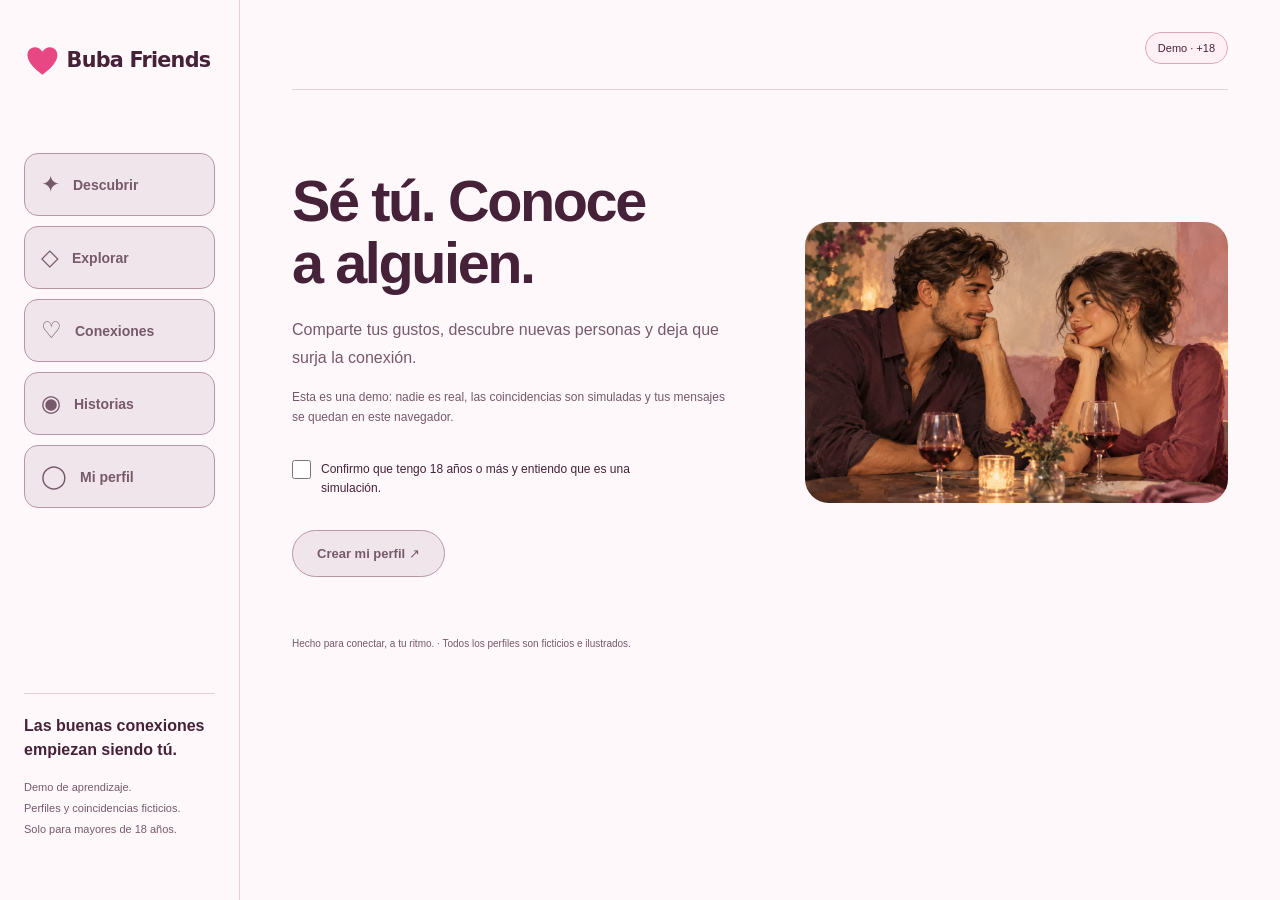
<file: index.html>
<!doctype html>
<html lang="es"><head><meta charset="UTF-8"><meta name="viewport" content="width=device-width,initial-scale=1,viewport-fit=cover"><meta name="theme-color" content="#FFF8FB"><link rel="icon" type="image/svg+xml" href="codificacion/assets/logo-heart.svg"><link rel="icon" type="image/png" sizes="32x32" href="codificacion/assets/favicon-32.png"><link rel="apple-touch-icon" sizes="180x180" href="codificacion/assets/apple-touch-icon.png"><link rel="manifest" href="./manifest.webmanifest"><meta name="apple-mobile-web-app-capable" content="yes"><meta name="apple-mobile-web-app-status-bar-style" content="default"><meta name="apple-mobile-web-app-title" content="Buba Friends"><meta name="description" content="Demo de Buba Friends: perfiles ilustrados, coincidencias simuladas y conversaciones locales."><title>Buba Friends · Conecta a tu ritmo</title><link rel="stylesheet" href="codificacion/styles.css?v=20261031-3"><script src="codificacion/stories.js?v=20261031-3" defer></script><script src="codificacion/profile-photo.js?v=20261031-3" defer></script><script src="codificacion/conversation-swipe.js?v=20261031-3" defer></script><script src="codificacion/discovery.js?v=20261031-3" defer></script><script src="codificacion/experience.js?v=20261031-3" defer></script><script src="codificacion/experience-ui.js?v=20261031-3" defer></script><script src="codificacion/app.js?v=20261031-3" defer></script><script src="codificacion/collection-cover.js?v=20261031-3" defer></script><script src="codificacion/collections-ui.js?v=20261031-3" defer></script><script src="codificacion/stories-ui.js?v=20261031-3" defer></script></head><body><div id="app"></div><noscript>Activa JavaScript para probar Buba Friends.</noscript></body></html>
</file>
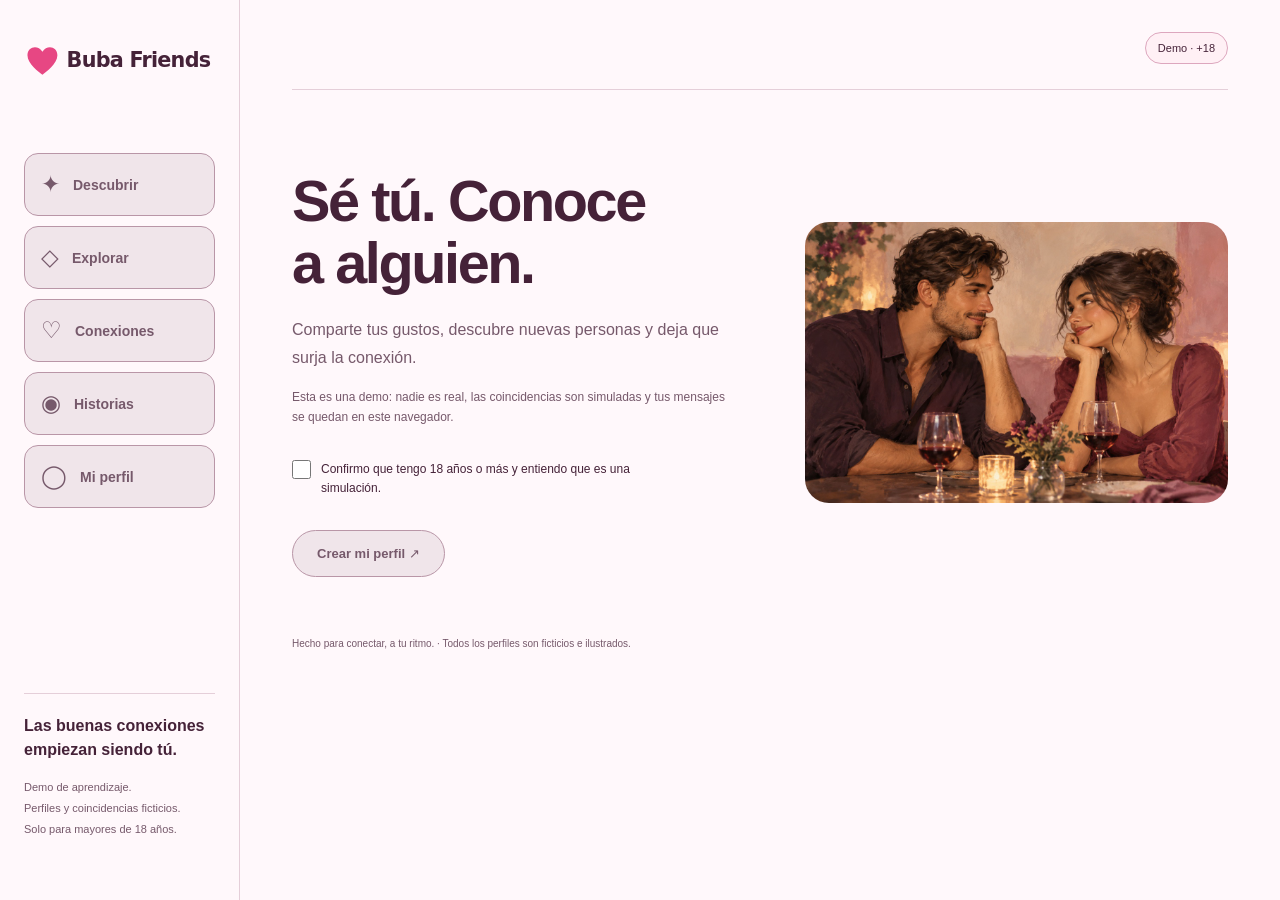
<file: buba friends.html>
<!doctype html>
<html lang="es"><head><meta charset="utf-8"><meta name="viewport" content="width=device-width,initial-scale=1"><meta http-equiv="refresh" content="0;url=./index.html"><title>Buba Friends</title></head><body><p><a href="./index.html">Abrir Buba Friends</a></p><script>location.replace('./index.html'+location.search+location.hash);</script></body></html>
</file>
<file: codificacion/styles.css>
:root{--background:#FFF8FB;--ink:#452238;color-scheme:light;font-family:Inter,ui-sans-serif,-apple-system,BlinkMacSystemFont,"Segoe UI",sans-serif;color:var(--ink);background:var(--background);font-synthesis:none;--accent:#E74783;--muted:#76596B;--line:#E5CFD9;--panel:#FFFFFF}*{box-sizing:border-box}body{margin:0}button,input,textarea{font:inherit}button{cursor:pointer;color:inherit;border:0}button:disabled{opacity:1;cursor:not-allowed;background:#F0E5EA;color:#76596B;border:1px solid #B996A7}button:focus-visible,input:focus-visible,textarea:focus-visible{outline:2px solid var(--accent);outline-offset:5px}button{transition:background .18s,transform .18s}button:enabled:hover{filter:none}button:active{transform:translateY(1px)}.layout{max-width:1540px;margin:auto;min-height:100dvh;display:grid;grid-template-columns:240px minmax(0,1fr)}.sidebar{padding:40px 24px;border-right:1px solid var(--line);display:flex;flex-direction:column;gap:65px}.brand{font-size:23px;font-weight:800;letter-spacing:-1px;white-space:nowrap}.brand-mark{display:inline-block;width:24px;height:25px;background:var(--accent);border-radius:13px 13px 5px 13px;transform:rotate(-30deg);margin-right:10px;vertical-align:middle;position:relative}.brand-mark:after{content:"";position:absolute;width:9px;height:9px;background:var(--background);border-radius:50%;top:7px;left:8px}.brand small{display:block;font-size:9px;letter-spacing:3px;margin:15px 0 0 35px;color:var(--muted)}.nav{display:grid;gap:10px}.nav button{display:flex;align-items:center;text-align:left;padding:17px 16px;background:transparent;color:var(--muted);border-radius:14px;font-size:14px;font-weight:600}.nav button.active{background:#FBE1EB;color:var(--accent)}.nav b{font-size:23px;margin-right:13px}.aside-note{margin-top:auto;padding:20px 0;border-top:1px solid var(--line);font-size:11px;color:var(--muted);line-height:1.9}.aside-note strong{display:block;color:var(--ink);font-size:16px;margin-bottom:15px;line-height:1.5}.main{padding:32px 5%}.topbar{display:flex;justify-content:space-between;align-items:center;gap:12px;border-bottom:1px solid var(--line);padding-bottom:25px}.eyebrow{font-size:10px;font-weight:700;letter-spacing:2px;text-transform:uppercase;color:var(--accent)}.topbar>.eyebrow{color:var(--muted)}.pill{border:1px solid #DDA7BE;color:var(--ink);background:#FFF0F5;padding:9px 12px;border-radius:24px;font-size:11px;white-space:nowrap}.intro{margin:32px 0 25px}.intro h1{font-size:clamp(30px,3.3vw,46px);line-height:1.1;letter-spacing:-1.8px;font-weight:750;margin:0 0 12px}.intro p,.muted{color:var(--muted);font-size:14px;line-height:1.6}.intro p{margin:0}.discover-grid{display:grid;grid-template-columns:minmax(260px,400px) minmax(170px,1fr);gap:55px;align-items:center;max-width:900px}.card{position:relative;border-radius:25px;overflow:hidden;background:#FFFFFF;box-shadow:0 20px 65px #45223814;border:1px solid #E5CFD9}.portrait{width:100%;display:block;aspect-ratio:4/4.8;object-fit:cover}.card-info{position:absolute;bottom:0;left:0;right:0;padding:80px 25px 24px;background:linear-gradient(transparent,#452238f5 26%);color:white}.card-info h2{font-size:35px;letter-spacing:-1px;margin:0 0 6px}.card-info p{font-size:12px;margin:0 0 15px;color:#FFFCF9}.tags{display:flex;gap:7px;flex-wrap:wrap}.tag{font-size:11px;padding:7px 11px;border-radius:20px;background:#FFF0F5;border:1px solid #E5CFD9}.card-info button{background:transparent;color:white;font-size:12px;margin-top:18px;padding:6px 0;text-decoration:underline;text-underline-offset:4px}.actions{display:flex;justify-content:center;align-items:center;gap:26px;margin:20px 0 12px}.round{height:58px;width:58px;border:1px solid #A47C90;border-radius:50%;background:var(--panel);color:var(--ink);font-size:32px}.round.like{background:var(--accent);color:#FFFCF9;width:70px;height:70px;border:0;box-shadow:0 8px 35px #E7478326}.caption{text-align:center;font-size:11px;color:var(--muted)}.side-copy{padding:8px}.flower{font-size:65px;color:var(--accent);line-height:1}.side-copy h2{font-size:34px;line-height:1.12;letter-spacing:-1.3px;font-weight:700}.side-copy p{font-size:14px;color:var(--muted);line-height:1.8;max-width:270px}.mini-note{margin-top:36px;border-top:1px solid var(--line);padding-top:24px}.btn{background:var(--accent);color:#FFFCF9;padding:15px 24px;min-height:46px;border-radius:30px;font-weight:750;font-size:13px}.btn.light{background:#FBE1EB;color:var(--ink);border:1px solid #DDA7BE}.welcome{max-width:1050px;margin:58px auto;display:grid;grid-template-columns:1.1fr 1fr;gap:48px;align-items:center}.welcome h1{font-size:clamp(48px,5.2vw,78px);line-height:1.02;font-weight:800;letter-spacing:-4px;margin:22px 0}.welcome p{font-size:16px;line-height:1.7;color:var(--muted);max-width:410px}.welcome p.muted{font-size:12px}.welcome-art{position:relative;border:1px solid #E5CFD9;border-radius:160px 160px 26px 26px;overflow:hidden;transform:rotate(3deg);box-shadow:18px 25px 0 #E7478312}.welcome-art .portrait{aspect-ratio:4/5.5}.art-label{position:absolute;top:35px;left:0;right:0;text-align:center;font-size:10px;letter-spacing:3px;color:#452238;z-index:1}.art-caption{color:#FFFCF9;position:absolute;bottom:0;padding:45px 24px 25px;background:linear-gradient(transparent,#452238f5 30%);width:100%}.art-caption strong{display:block;font-size:30px;letter-spacing:-1px}.art-caption span{font-size:12px}.check{display:flex;gap:10px;align-items:start;font-size:12px;line-height:1.6;margin:24px 0;max-width:400px}.check input{width:19px;height:19px;flex-shrink:0;margin:0;accent-color:var(--accent)}.list{display:grid;gap:13px;max-width:780px}.match-row{display:flex;width:100%;align-items:center;text-align:left;background:var(--panel);border:1px solid var(--line);border-radius:19px;padding:16px;gap:15px;min-width:0}.avatar{width:60px;height:60px;border-radius:50%;object-fit:cover;flex-shrink:0}.match-row>div{min-width:0}.match-row strong{display:block;margin-bottom:7px}.match-row small{display:block;color:var(--muted);overflow:hidden;text-overflow:ellipsis;white-space:nowrap}.arrow{margin-left:auto;color:var(--accent)}.empty{padding:50px 24px;text-align:center;background:var(--panel);border:1px dashed #A47C90;border-radius:24px;max-width:780px}.empty h2{font-size:28px;letter-spacing:-1px}.empty p{color:var(--muted);font-size:14px;line-height:1.7}.chat{max-width:780px;background:var(--panel);border:1px solid var(--line);border-radius:24px;overflow:hidden}.chat-head{padding:18px;display:flex;align-items:center;gap:13px;border-bottom:1px solid var(--line)}.chat-head button{background:transparent;font-size:30px;min-width:30px;min-height:44px}.chat-head .muted{font-size:11px}.messages{min-height:260px;max-height:390px;overflow:auto;padding:22px;display:flex;flex-direction:column;gap:12px}.bubble{max-width:85%;padding:13px 17px;background:#F8E7EE;border-radius:17px 17px 17px 3px;font-size:14px;line-height:1.6;align-self:start;overflow-wrap:anywhere}.bubble.mine{background:var(--accent);color:#FFFCF9;align-self:end;border-radius:17px 17px 3px 17px}.bubble small{display:block;font-size:10px;margin-bottom:4px}.send{padding:15px;display:flex;gap:10px;border-top:1px solid var(--line)}.send input{flex:1;min-width:0;padding:12px;border:1px solid #A47C90;border-radius:25px;background:#FFFFFF;color:inherit}.form{max-width:680px;background:var(--panel);padding:30px;border:1px solid var(--line);border-radius:24px}.form label{display:block;font-size:12px;font-weight:600;margin-bottom:20px}.form input,.form textarea{display:block;width:100%;margin-top:9px;border:1px solid #A47C90;background:#FFFFFF;padding:13px;border-radius:11px;color:inherit;font-size:16px}.form textarea{resize:vertical;min-height:110px;line-height:1.6}.danger{background:transparent;color:#A82250;text-decoration:underline;text-underline-offset:4px;font-size:12px;margin-top:22px;padding:12px 0}dialog{border:1px solid #A47C90;border-radius:26px;padding:30px;background:#FFFFFF;color:var(--ink);max-width:440px;width:calc(100% - 32px);max-height:90dvh;overflow:auto;box-shadow:0 30px 100px #45223833}dialog::backdrop{background:#45223880;backdrop-filter:blur(8px)}dialog h2{font-size:34px;letter-spacing:-1px;margin:15px 0}dialog p{font-size:14px;line-height:1.7;color:var(--muted)}dialog .btn{margin:6px 4px 4px 0}.detail-portrait{width:100%;height:225px;object-fit:cover;object-position:center 35%;border-radius:15px;margin-bottom:22px}.match-art{position:relative;width:115px;margin:0 auto 30px}.match-art img{width:115px;height:115px;object-fit:cover;border-radius:50%;border:3px solid var(--accent)}.match-art span{position:absolute;bottom:-10px;right:-5px;border-radius:50%;background:var(--accent);color:#FFFCF9;padding:10px;font-size:22px}.toast{position:fixed;bottom:25px;left:50%;transform:translateX(-50%);background:#452238;color:#FFFCF9;border-radius:18px;padding:15px 22px;font-size:13px;z-index:6;width:max-content;max-width:calc(100% - 32px);box-shadow:0 8px 30px #4522381f}.footer{font-size:10px;color:var(--muted);margin-top:32px;line-height:1.8}
@media(min-width:1300px){.main{padding-left:7%;padding-right:7%}}@media(max-width:1000px){.layout{grid-template-columns:200px minmax(0,1fr)}.sidebar{padding:32px 18px}.brand{font-size:19px}.main{padding:28px}.discover-grid{gap:25px}.side-copy h2{font-size:28px}.welcome{gap:25px}.welcome h1{font-size:53px;letter-spacing:-2.5px}}@media(max-width:800px){.discover-grid{grid-template-columns:1fr;max-width:400px;margin:auto}.side-copy{display:none}.welcome{grid-template-columns:1fr}.welcome-art{max-width:280px;grid-row:1;margin:auto}.welcome-art .portrait{aspect-ratio:4/3.7}.welcome-art .art-label{display:none}.welcome h1{font-size:52px}.welcome{margin:30px 0}.intro h1{font-size:34px}}@media(max-width:600px){.layout{display:block}.sidebar{padding:20px;border-right:0;border-bottom:1px solid var(--line);display:block}.brand{font-size:24px}.brand small,.aside-note{display:none}.nav{position:fixed;bottom:0;left:0;right:0;display:flex;justify-content:space-around;gap:4px;background:#FFFFFFf5;backdrop-filter:blur(15px);border-top:1px solid var(--line);padding:8px 8px max(10px,env(safe-area-inset-bottom));z-index:3}.nav button{display:block;text-align:center;padding:10px 12px;border-radius:14px;font-size:11px;min-width:92px}.nav b{display:block;margin:0 0 4px;font-size:21px}.main{padding:20px 20px 115px}.topbar{padding-bottom:17px}.eyebrow{font-size:9px;letter-spacing:1.5px}.topbar>.eyebrow{max-width:130px;line-height:1.6}.pill{font-size:10px;padding:8px 10px}.intro{margin:25px 0 22px}.intro h1{font-size:33px;letter-spacing:-1.5px;max-width:330px}.intro p{font-size:12px}.card .portrait{aspect-ratio:4/4.65}.card-info{padding:75px 22px 22px}.card-info h2{font-size:32px}.actions{margin-top:18px}.welcome{gap:30px;margin:28px 0}.welcome-art{width:215px;transform:rotate(3deg)}.welcome-art .portrait{aspect-ratio:4/4}.art-caption{padding:35px 18px 16px}.art-caption strong{font-size:23px}.art-caption span{font-size:10px}.welcome h1{font-size:51px;margin:14px 0 18px;letter-spacing:-2.8px}.welcome p{font-size:14px}.welcome .btn{width:100%}.form{padding:22px}.chat .btn{padding:12px 15px}.messages{padding:16px}.send{padding:12px;gap:8px}.toast{bottom:100px}.footer{font-size:10px}.match-row{padding:13px;gap:12px}dialog{padding:24px}}
@media(prefers-reduced-motion:no-preference){.card{animation:appear .25s ease}@keyframes appear{from{opacity:.4;transform:translateY(8px)}to{opacity:1;transform:none}}}
/* Personalización local */
select{font:inherit;color:inherit;max-width:100%;color-scheme:light}select:focus-visible{outline:2px solid var(--accent);outline-offset:5px}.main,.discover-grid>div,.profile-layout>*{min-width:0}.brand-mark{box-shadow:5px 3px 0 #E7478326}.filters{background:var(--panel);border:1px solid var(--line);border-radius:18px;padding:20px;margin-bottom:14px;max-width:900px}.filter-heading{display:grid;gap:6px;margin-bottom:16px}.filter-heading strong{font-size:13px}.filter-heading span{font-size:11px;color:var(--muted);line-height:1.6}.filter-fields{display:flex;gap:12px;align-items:end;flex-wrap:wrap}.filter-fields label{font-size:11px;display:grid;gap:7px;flex:1 1 85px}.filter-fields .interest-filter{flex:2 1 180px}.filter-fields input,.filter-fields select{width:100%;min-width:0;min-height:44px;border:1px solid #A47C90;border-radius:9px;background:#FFFFFF;color:var(--ink);padding:9px;font-size:14px}.filter-fields .btn{padding:12px 20px}.text-btn{background:transparent;color:#B32658;font-size:12px;text-decoration:underline;text-underline-offset:4px;min-height:44px;padding:8px}.text-btn:disabled{color:var(--muted);opacity:1;background:#F0E5EA}.discovery-status{display:flex;justify-content:space-between;align-items:center;gap:10px;font-size:11px;color:var(--muted);max-width:900px;margin-bottom:16px}.icebreaker{background:#FFF0F5;border-left:2px solid var(--accent);padding:16px;margin:20px 0;border-radius:0 12px 12px 0}.icebreaker p{margin:8px 0 0}.connection-label{color:#B32658!important;font-size:10px;margin-bottom:6px}.suggestions{border-top:1px solid var(--line);padding:18px;display:flex;flex-wrap:wrap;gap:8px}.suggestions strong{font-size:12px;flex-basis:100%}.suggestions p{font-size:11px;color:var(--muted);margin:0 0 4px;flex-basis:100%}.suggestion{border:1px solid #C99AAD;background:#FFF0F5;border-radius:13px;padding:11px 13px;font-size:12px;text-align:left;line-height:1.5;max-width:100%;overflow-wrap:anywhere;min-height:44px;color:#452238}.profile-layout{display:grid;grid-template-columns:minmax(0,1.2fr) minmax(0,1fr);gap:24px;align-items:start;max-width:1000px}.own-preview{padding:28px;border:1px solid #DDA7BE;background:var(--panel);border-radius:24px;overflow-wrap:anywhere}.own-avatar{display:grid;place-items:center;width:78px;height:78px;background:var(--accent);color:#FFFCF9;border-radius:25px 25px 8px 25px;font-size:36px;font-weight:800;margin:25px 0}.own-preview h2{font-size:28px;letter-spacing:-1px;margin:0 0 15px}.own-preview p{font-size:14px;color:var(--ink);line-height:1.8;white-space:pre-wrap}.own-preview small{display:block;margin-top:25px;color:var(--muted);font-size:10px;line-height:1.7}.own-preview .tag{overflow-wrap:anywhere;max-width:100%}.profile-layout .form{width:100%}.footer{overflow-wrap:anywhere}.welcome h1{font-size:clamp(45px,4.5vw,68px);letter-spacing:-2.8px}.welcome p{max-width:440px}
@media(max-width:1100px){.profile-layout{grid-template-columns:1fr}.own-preview{max-width:680px}}@media(max-width:600px){.filters{padding:16px}.filter-fields{gap:12px}.filter-fields label{flex-basis:calc(50% - 12px)}.filter-fields .interest-filter{flex-basis:100%}.filter-fields .btn,.filter-fields .text-btn{flex:1}.discovery-status{align-items:start}.discovery-status>span{padding-top:10px;line-height:1.6;max-width:150px}.discovery-status button{text-align:right;max-width:170px}.welcome h1{font-size:46px;letter-spacing:-2.5px}.own-preview{padding:22px}.suggestions{padding:16px}.suggestion{width:100%}.filter-fields input,.filter-fields select,.send input{font-size:16px}.welcome-art{box-shadow:12px 15px 0 #E7478312}}
.intro p,.welcome p,.card-info,.chat-head>div,.aside-note,.own-preview h2{overflow-wrap:anywhere}.bubble{min-width:0}.suggestion:focus-visible{outline:2px solid var(--accent);outline-offset:3px}

/* Superficies claras y contraste de los estados interactivos. */
.card-info .tag{background:#452238;color:#FFFCF9;border-color:#A47C90}
.card-info button:focus-visible{outline-color:#FFFCF9;box-shadow:0 0 0 5px #452238}
.art-label{background:#FFFFFFe8;border-radius:20px;padding:7px 10px;left:18px;right:18px}
.nav button.active{box-shadow:inset 3px 0 0 var(--accent);font-weight:750}
.btn:disabled,.nav button:disabled{background:#F0E5EA;color:#76596B;border:1px solid #B996A7;opacity:1}
input::placeholder,textarea::placeholder{color:#76596B;opacity:1}
input,textarea,select{accent-color:var(--accent)}
input:user-invalid,textarea:user-invalid,select:user-invalid{border-color:#A82250;box-shadow:0 0 0 1px #A82250}
button:focus-visible,input:focus-visible,textarea:focus-visible,select:focus-visible{outline:3px solid #452238;outline-offset:3px}
.suggestion:focus-visible{outline:3px solid #452238;outline-offset:3px}
.bubble{border:1px solid #E5CFD9;color:var(--ink)}
.bubble.mine{border-color:var(--accent);color:#FFFCF9}
.tag{color:var(--ink)}
@media(max-width:600px){.nav button.active{box-shadow:inset 0 -3px 0 var(--accent)}}

/* El frambuesa se reserva para superficies; el texto pequeño usa un tono más oscuro. */
.eyebrow,.nav button.active,.arrow{color:#B32658}
.topbar>.eyebrow{color:var(--muted)}
.btn:enabled:hover,.round.like:enabled:hover{background:#BD285D}
.btn.light:enabled:hover{background:#F3D4E1}

/* Descubrimiento: una tarjeta central y decisiones separadas de la información. */
.discover-grid{grid-template-columns:minmax(0,440px);max-width:440px;margin-inline:auto;gap:0}
.discover-grid .side-copy{display:none}
.actions{gap:24px;margin-top:24px}
.round.info{font-size:27px;width:54px;height:54px}
.btn,.round.like,.match-art span,.own-avatar{color:#29111F}
.btn.light{color:var(--ink)}
.btn:enabled:hover,.round.like:enabled:hover{background:#BD285D;color:#FFFFFF}
.btn.light:enabled:hover{color:var(--ink)}
.bubble.mine{background:#B32658;border-color:#B32658;color:#FFFFFF}
.preference-panel{max-width:680px;margin:44px auto;padding:32px;border:1px solid var(--line);background:var(--panel);border-radius:24px}
.preference-panel h1{font-size:38px;line-height:1.12;letter-spacing:-1.5px;margin:16px 0}
.preference-panel p{color:var(--muted);font-size:14px;line-height:1.7}
.preference-panel fieldset{border:0;padding:0;margin:25px 0 15px;min-width:0}
.preference-panel legend{font-size:12px;font-weight:650;margin-bottom:12px}
.preference-options{display:grid;grid-template-columns:repeat(3,minmax(0,1fr));gap:12px}
.preference-options label{position:relative;display:flex;align-items:center;flex-direction:column;gap:12px;padding:20px 12px;border:1px solid #A47C90;border-radius:16px;cursor:pointer;background:#FFFFFF}
.preference-options label:has(input:checked){border:2px solid #B32658;padding:19px 11px;background:#FFF0F5}
.preference-options label:has(input:focus-visible){outline:3px solid var(--ink);outline-offset:4px}
.preference-options input{width:18px;height:18px;accent-color:#B32658}
.gender-symbol{font-size:29px;color:#B32658;line-height:1;white-space:nowrap}
.preference-options strong{font-size:14px}
.preference-summary{display:flex;justify-content:space-between;align-items:center;gap:10px;border-bottom:1px solid var(--line);padding-bottom:12px;margin-bottom:16px;font-size:13px}
.form-error{color:#982144!important;font-size:12px;line-height:1.6;margin:12px 0 0}
.form-error:empty{display:none}
.form .form-error{margin-bottom:16px}
@media(max-width:600px){.preference-panel{padding:22px;margin:25px 0}.preference-panel h1{font-size:31px}.preference-options{gap:8px}.preference-options label{padding:18px 7px}.preference-options label:has(input:checked){padding:17px 6px}.preference-options strong{font-size:12px}.gender-symbol{font-size:26px}.preference-panel .btn{width:100%}.discover-grid{max-width:440px}.actions{gap:22px}}

/* Elección visible con la misma paleta y disposición de tarjetas. */
.discovery-preference{max-width:900px;margin:0 0 20px}
.discovery-preference h2{font-size:18px;letter-spacing:-.4px;margin:0 0 12px}
.preference-buttons{display:flex;flex-wrap:wrap;gap:10px}
.preference-button{border:1px solid #A47C90;border-radius:24px;padding:12px 18px;background:var(--panel);font-size:14px;color:var(--ink);min-height:46px}
.preference-button.selected{background:var(--accent);color:#29111F;border:2px solid #452238;padding:11px 17px;font-weight:750;box-shadow:0 3px 10px #45223814}
.discovery-preference p,.choose-prompt{font-size:12px;line-height:1.7;color:var(--muted)}
@media(max-width:600px){.preference-buttons{gap:7px}.preference-button{flex:1;padding:12px 8px;font-size:12px;white-space:nowrap}.preference-button.selected{padding:11px 7px}}

/* Retratos de muestra: texto en una superficie propia para no cubrir el rostro. */
.card:has(.painted-portrait){background:var(--panel)}
.card:has(.painted-portrait)>.portrait{aspect-ratio:4/4.2;object-position:center 12%}
.card:has(.painted-portrait) .card-info{position:static;padding:20px 24px 24px;background:#452238;color:#FFFFFF}
.card-info .occupation{font-size:15px;font-weight:700;margin:0 0 8px;color:#FFFFFF}
.card-info .personality{font-size:12px;line-height:1.6;margin:0 0 16px;color:#FBE1EB}
.card-info .profile-meta{font-size:11px;color:#FBE1EB}
.detail-section{margin:22px 0}
.detail-section h3,.icebreaker h3{font-size:12px;text-transform:uppercase;letter-spacing:1px;margin:0 0 8px;color:#B32658}
.detail-section p{margin:0}
.detail-occupation{font-weight:700;color:var(--ink)}
.detail-portrait.painted-portrait{height:auto;aspect-ratio:4/4;object-position:center 12%}
.avatar{object-position:center 25%}
.match-art img{object-position:center 25%}
@media(max-width:600px){.card:has(.painted-portrait) .card-info{padding:18px 20px 22px}.card:has(.painted-portrait)>.portrait{aspect-ratio:4/4.2}}

.welcome-art .portrait{object-position:center 12%}
/* Bloque de identidad e interacción */
.brand img{width:190px;max-width:100%;height:42px}.header-logo{width:170px;height:38px}.welcome-logo{width:245px;max-width:100%;height:auto}.topbar{gap:12px;align-items:center}.topbar .pill{margin-left:auto}.topbar .btn{padding:11px 18px}.discovery-summary{max-width:440px;margin:12px auto 18px;display:grid;gap:7px;font-size:14px}.discovery-summary small{color:var(--muted);font-size:11px}.card{position:relative;touch-action:pan-y;transition:transform .2s ease;animation:none!important;overflow:visible}.card>.portrait{border-radius:24px 24px 0 0}.card:has(.painted-portrait)>.portrait{aspect-ratio:4/3.7}.card:has(.painted-portrait) .card-info{padding:16px 20px 20px;border-radius:0 0 24px 24px}.card-info h2{margin:0 0 7px}.card-info .profile-meta{margin:0 0 8px}.card-info .occupation{font-size:14px}.card-info .tags{gap:6px}.card-info .tag{font-size:11px}.card-detail{position:absolute;right:14px;top:14px;z-index:1;background:#FFFFFF;color:var(--ink);border-radius:50%;width:44px;height:44px;font-size:27px;box-shadow:0 2px 12px #45223826}.swipe-hint{position:absolute;top:72px;left:20px;z-index:1;background:white;color:#98204D;border:2px solid var(--accent);border-radius:12px;padding:10px;font-weight:800;opacity:0;pointer-events:none}.dragging{transition:none}.round.undo{width:48px;height:48px;font-size:25px}.actions{align-items:center;margin-top:16px;gap:24px}.caption{line-height:1.7}.close-dialog{position:sticky;top:0;float:right;width:44px;height:44px;border-radius:50%;font-size:27px;background:#FFF0F5;z-index:2}.filters{padding:0;border:0;margin-top:24px}.filters fieldset{border:1px solid var(--line);border-radius:14px;margin:0 0 22px;padding:14px}.filters legend{font-weight:700;font-size:14px}.filter-choice{display:flex;gap:10px;align-items:center;min-height:44px;font-size:15px}.filter-choice input{width:19px;height:19px}.panel-actions{display:flex;align-items:center;gap:16px;margin-top:20px}dialog{max-height:calc(100dvh - 32px);overscroll-behavior:contain}.match-strip{display:flex;gap:18px;overflow:auto;padding:4px 4px 18px}.match-strip button{background:transparent;display:grid;justify-items:center;gap:8px;min-width:76px}.match-strip img{width:68px;height:68px;border:2px solid var(--accent)}.section-title{font-size:17px;margin:24px 0 16px}.own-preview{max-width:540px;margin-bottom:18px}.profile-layout{margin-top:20px;grid-template-columns:minmax(0,540px)}[hidden]{display:none!important}.profile-layout .form{max-width:540px}.main{overflow-x:clip}
@media(min-width:601px){.header-logo{display:none}}
@media(max-width:600px){.sidebar{padding:0;border:0}.sidebar .brand{display:none}.main{padding:14px 16px calc(120px + env(safe-area-inset-bottom))}.topbar{padding-bottom:12px}.header-logo{width:154px;height:34px}.topbar .pill{display:none}.topbar .btn{margin-left:auto}.discovery-summary{margin-top:6px;font-size:13px}.card:has(.painted-portrait)>.portrait{aspect-ratio:4/3.6}.card-info h2{font-size:28px}.footer{margin-top:24px}.nav{padding-bottom:calc(10px + env(safe-area-inset-bottom))}.toast{bottom:calc(105px + env(safe-area-inset-bottom))}.detail-portrait.painted-portrait{aspect-ratio:4/3.5}.welcome-logo{width:220px}}
@media(prefers-reduced-motion:reduce){*,*::before,*::after{scroll-behavior:auto!important;animation:none!important;transition:none!important}}

/* Candidata de presentación: contenido desplazable y controles siempre accesibles. */
html{scroll-padding-block:20px 130px}
body.modal-open{overflow:hidden}
.skip-link{position:fixed;top:8px;left:8px;transform:translateY(-160%);z-index:20;background:var(--panel);color:var(--ink);padding:12px;border:2px solid var(--ink);border-radius:12px}
.skip-link:focus{transform:none}
.main:focus{outline:none}
.card{touch-action:pan-y pinch-zoom}
.card:has(.painted-portrait)>.portrait{height:360px;aspect-ratio:auto;object-fit:cover;object-position:center 12%}
.card-info{position:static;background:var(--ink);border-radius:0 0 24px 24px}
.card-info .occupation{line-height:1.4}
.empty-undo{max-width:780px;text-align:center;margin-top:18px}
.empty-undo p{font-size:12px;line-height:1.6;color:var(--muted)}
.dialog-close{position:sticky;top:0;display:block;margin:0 0 12px auto;width:44px;height:44px;min-height:44px;border-radius:50%;background:#FFF0F5;color:var(--ink);font-size:28px;z-index:2;box-shadow:0 0 0 4px white}
dialog{padding-top:16px;scroll-padding-block:72px 24px;max-height:calc(100svh - 32px)}
dialog h2{overflow-wrap:anywhere;padding-right:4px}
.filters fieldset{min-width:0}
.panel-actions{flex-wrap:wrap}
.match-strip{max-width:100%;scroll-padding:8px}
.match-strip button{flex-shrink:0}
.match-row>div{flex:1}
.match-row .arrow{flex-shrink:0}
.send,.form input,.form textarea{scroll-margin-block:40px 140px}
.send input{font-size:16px}
.send .btn{flex-shrink:0}
.messages{overscroll-behavior:contain}
.bubble{white-space:pre-wrap}
.check{padding-block:8px;min-height:44px}
@media(max-width:600px){
 .main{padding-left:max(16px,env(safe-area-inset-left));padding-right:max(16px,env(safe-area-inset-right))}
 .nav{padding-left:max(8px,env(safe-area-inset-left));padding-right:max(8px,env(safe-area-inset-right))}
 .nav button{flex:1;min-width:0;padding:9px 5px;overflow-wrap:anywhere}
 .nav b{line-height:1.1}
 .card:has(.painted-portrait)>.portrait{height:clamp(230px,36svh,320px)}
 .card-info .tags{gap:5px}
 .card-info .tag{padding:6px 9px}
 .caption{max-width:330px;margin-inline:auto}
 .actions .round{flex-shrink:0}
 .discovery-summary{line-height:1.5;margin-bottom:12px}
 .empty{padding:28px 18px}
 .empty h2{font-size:25px}
 .chat-head{padding:14px;gap:10px}
 .chat-head>div{min-width:0}
 .messages{min-height:160px;max-height:min(390px,48svh)}
 .suggestions{padding:14px}
 .send{padding:12px 10px}
 .send input{padding:12px 10px}
 .intro{margin:22px 0 18px}
 .intro h1{font-size:31px;line-height:1.15}
 dialog{padding:14px 20px 24px;width:calc(100% - 24px);max-height:calc(100svh - 24px)}
 .detail-portrait.painted-portrait{max-height:320px;object-fit:cover}
 .filter-fields label{flex-basis:calc(50% - 6px)}
}
@media(max-width:380px){.header-logo{width:145px}.card-info h2{font-size:27px}.actions{gap:22px}.send{gap:7px}.chat .send .btn{padding-inline:12px}}

/* Bienvenida: escena original completa, sin apariencia de tarjeta de perfil. */
.welcome>div{min-width:0}
.welcome h1{font-size:clamp(42px,4.5vw,64px);line-height:1.08;letter-spacing:-2.4px;text-wrap:balance}
.welcome-illustration{margin:0;min-width:0;width:100%;align-self:center}
.welcome-illustration img{display:block;width:100%;height:auto;border-radius:24px;cursor:default}
@media(max-width:800px){
 .welcome{gap:24px;margin:26px auto;max-width:540px}
 .welcome-illustration{grid-row:1}
 .welcome h1{font-size:clamp(38px,7vw,48px);letter-spacing:-1.8px;margin:0 0 16px}
 .welcome p{max-width:none}
}
@media(max-width:600px){
 .welcome{gap:22px;margin:22px auto}
 .welcome h1{font-size:40px;letter-spacing:-1.7px}
 .welcome p{font-size:14px;line-height:1.65}
 .welcome .check{margin:18px 0}
 .welcome-illustration img{border-radius:20px}
}

/* Historias locales; los aros solo indican visualización de historias. */
.sr-only{position:absolute;width:1px;height:1px;padding:0;margin:-1px;overflow:hidden;clip:rect(0,0,0,0);white-space:nowrap;border:0}
.stories-section,.featured-section{max-width:780px;margin:20px 0 26px;min-width:0}
.stories-note,.stories-empty{font-size:12px;color:var(--muted);line-height:1.6;margin:8px 0 14px;overflow-wrap:anywhere}
.story-strip{display:flex;gap:18px;align-items:flex-start;overflow-x:auto;max-width:100%;padding:8px 5px 18px;scroll-padding:8px;overscroll-behavior-x:contain}
.story-item{display:flex;flex-direction:column;align-items:center;gap:7px;min-width:82px;width:82px;flex-shrink:0;background:transparent;padding:0;font-size:12px;line-height:1.4;text-align:center}
.story-item small{font-size:10px;color:var(--muted)}
.story-circle{display:grid;place-items:center;width:74px;height:74px;border-radius:50%;padding:4px;border:3px solid var(--accent);background:var(--panel)}
.story-circle img{width:100%;height:100%;object-fit:cover;border-radius:50%}
.story-item.seen .story-circle{border:2px dashed #A47C90;padding:5px}
.story-plus{font-size:34px;font-weight:500;color:#B32658;border-style:dashed}
.story-own{position:relative;flex-shrink:0}
.story-add{position:absolute;right:-5px;top:43px;width:32px;height:32px;border-radius:50%;background:var(--accent);border:2px solid white;font-size:24px;color:#29111F;line-height:1}
.story-own:has(.story-add){padding-right:10px}
.story-add:before{content:"";position:absolute;inset:-6px}
.story-strip>.stories-empty{min-width:155px;max-width:280px}
.story-item:disabled{border:0;background:transparent;opacity:.7}
.story-field{display:grid;gap:9px;font-size:14px;margin:18px 0 12px;font-weight:600}
.story-field input,.story-field textarea{font:inherit;font-size:16px;padding:12px;border:1px solid #A47C90;border-radius:12px;width:100%;min-width:0;background:white;color:var(--ink)}
.story-field input[type=file]{font-size:13px;white-space:normal;overflow-wrap:anywhere}
.story-field textarea{resize:vertical;min-height:85px}
.story-preview{display:block;width:100%;max-height:300px;object-fit:contain;background:var(--background);border-radius:15px}
.story-viewer,.story-composer{max-width:540px}
.story-viewer h2{font-size:26px;margin:4px 0 8px}
.story-time{font-size:12px!important;margin:0 0 12px}
.story-image{display:block;width:100%;max-height:min(48svh,480px);object-fit:contain;border-radius:16px;background:var(--background)}
.story-caption{white-space:pre-wrap;overflow-wrap:anywhere;color:var(--ink)}
.story-controls{display:flex;justify-content:space-between;flex-wrap:wrap;gap:10px;margin-top:12px}
.story-controls .btn{padding:11px 16px}
.story-reply{border-top:1px solid var(--line);margin-top:18px;padding-top:4px}
.story-reply .btn{width:100%}
.story-reference{border-left:3px solid var(--accent);background:#FFF8FB;color:var(--ink);padding:10px 12px;margin-bottom:10px;border-radius:0 10px 10px 0;font-size:12px;line-height:1.5;white-space:normal}
.story-reference strong,.story-reference span{display:block}
.story-reference span{font-style:italic;margin-top:5px;overflow-wrap:anywhere}
@media(max-width:600px){.story-strip{gap:12px}.story-circle{width:70px;height:70px}.story-viewer,.story-composer{width:calc(100% - 20px)}.story-field{scroll-margin-block:80px 140px}.story-image{max-height:43svh}.story-viewer .panel-actions{gap:8px}.story-viewer .panel-actions .btn{padding-inline:16px}}

/* Profile creation, optional music and four navigation destinations. */
.music-row{display:grid;gap:12px;border:1px solid var(--line);border-radius:14px;padding:16px;margin:14px 0}.music-editor{margin:24px 0}.music-preview li{overflow-wrap:anywhere;margin:10px 0}.form select{width:100%;padding:13px;border:1px solid #A47C90;border-radius:9px;background:white;min-height:46px}.music-editor .btn{max-width:100%;white-space:normal}
@media(max-width:600px){.nav button{flex:1;min-width:0;padding:9px 3px;font-size:11px}.nav{gap:2px}.music-row{padding:12px}.form input,.form textarea,.form select{font-size:16px;min-width:0;max-width:100%}}

/* Text-only catalog picker; native dialog traps focus and supports Escape. */
.music-dialog{position:fixed;top:12px;bottom:auto;margin:0 auto;max-height:85dvh;overflow:auto;scroll-padding:60px 0 24px}.music-dialog .dialog-close{position:sticky;top:0;z-index:2;background:#fff8fb}.music-search input{font-size:16px;width:100%;min-width:0}.music-search label{display:block;margin:12px 0}.music-search details{margin:20px 0}.music-search summary{cursor:pointer;padding:12px 0}.music-search ul{list-style:none;padding:0;margin:12px 0}.music-result{display:block;width:100%;text-align:left;white-space:normal;overflow-wrap:anywhere;border:1px solid #e9cddc;background:#fff;border-radius:12px;padding:14px;margin:8px 0;color:#49233e;font:inherit;min-height:44px}.music-search button:focus-visible,.music-search input:focus-visible,.music-search summary:focus-visible{outline:3px solid #a61e64;outline-offset:3px}.music-row small{overflow-wrap:anywhere}
/* Optional profile photo and touch/keyboard crop controls. */
.profile-photo-avatar{display:inline-flex;width:104px;height:104px;flex:none;overflow:hidden;border-radius:50%;background:#f5e7ee;vertical-align:middle;border:1px solid #d7b8c9}.profile-photo-avatar>img{width:100%;height:100%;object-fit:cover;display:block}.profile-photo-avatar>svg{width:100%;height:100%;fill:#9b7c8e;padding:10px}.photo-actions{display:flex;gap:12px;flex-wrap:wrap;align-items:center;margin-top:14px}.photo-actions button{min-height:44px}.profile-photo-section{margin:20px 0}.story-circle .profile-photo-avatar{width:100%;height:100%;border:0}.story-circle{position:relative}.story-circle.story-plus{display:block}.photo-story-plus{position:absolute;right:0;bottom:0;border-radius:50%;background:#e74783;color:white;width:24px;height:24px;font-size:20px;line-height:24px}.photo-dialog{position:fixed;top:12px;bottom:auto;margin:0 auto;max-height:85dvh;overflow:auto;scroll-padding:60px 0 20px}.photo-dialog .dialog-close{position:sticky;top:0;background:#fff8fb;z-index:2}.photo-dialog label{display:block;margin:12px 0}.photo-dialog input{display:block;width:100%;min-width:0;max-width:100%;font-size:16px;margin-top:8px}.photo-dialog input[type=range]{min-height:44px;accent-color:#b6286a}.photo-dialog button:focus-visible,.photo-dialog input:focus-visible{outline:3px solid #a61e64;outline-offset:3px}#photo-canvas{display:block;width:min(100%,280px);height:auto;aspect-ratio:1;border-radius:50%;margin:12px auto;background:#fff8fb}.photo-dialog .panel-actions{display:flex;flex-wrap:wrap;gap:10px}.photo-dialog .panel-actions button{min-height:44px}.photo-file{overflow-wrap:anywhere}
.own-preview>.profile-photo-avatar{display:flex;margin:16px 0}
.music-diagnostic{border-top:1px solid #e5cfd9;padding-top:8px}.music-diagnostic textarea{display:block;width:100%;max-width:100%;min-height:120px;font:12px/1.5 ui-monospace,monospace;overflow-wrap:anywhere}.music-diagnostic button{min-height:44px}
/* Stories: one circular avatar per author; full-screen manual viewer. */
.story-item.seen .story-circle{border:2px solid #c7b8c1;padding:5px}.story-item.no-story .story-circle{border:2px solid #d7c3ce}.story-circle>svg{width:100%;height:100%;fill:#9b7c8e;padding:8px}.story-own{padding-right:8px}.story-add{width:28px;height:28px;top:48px;right:0;color:white;font-size:23px}.story-add:before{inset:-8px}.story-item>span:not(.story-circle):not(.sr-only){max-width:86px;overflow-wrap:anywhere}.story-strip{scrollbar-width:thin}.story-strip .story-item:focus-visible{outline-offset:3px}
body.story-view-open .nav{display:none}
dialog.story-viewer{--story-height:min(92dvh,900px);position:fixed;inset:0;width:min(100% - 32px,460px);height:var(--story-height);max-width:none;max-height:none;margin:auto;padding:0;border:0;border-radius:20px;background:#160f17;color:#fff;overflow:hidden;box-shadow:0 20px 90px #0009;scroll-padding:0}
dialog.story-viewer::backdrop{background:#08060bf2;backdrop-filter:blur(8px)}
.story-viewer .dialog-close{position:absolute;top:calc(28px + env(safe-area-inset-top,0px));right:max(10px,env(safe-area-inset-right,0px));z-index:8;width:44px;height:44px;margin:0;background:#231d27;color:white;box-shadow:none}
#story-view-content{height:100%;min-height:0;display:grid;grid-template-rows:auto minmax(40px,1fr) auto;padding:max(10px,env(safe-area-inset-top,0px)) max(10px,env(safe-area-inset-right,0px)) max(10px,env(safe-area-inset-bottom,0px)) max(10px,env(safe-area-inset-left,0px));gap:8px}
.story-segments{display:flex;gap:4px;list-style:none;padding:0;margin:0 0 12px}.story-segments li{flex:1;min-width:0;height:4px;border-radius:4px;background:#ffffff4d}.story-segments .is-selected{background:#f575a6}
.story-author-line{display:flex;gap:10px;align-items:center;padding-right:52px;min-height:44px}.story-author-avatar{width:38px;height:38px;border-radius:50%;overflow:hidden;background:#f5e7ee;flex:none}.story-author-avatar>img,.story-author-avatar>svg,.story-author-avatar .profile-photo-avatar{display:block;width:100%;height:100%;border:0;object-fit:cover}.story-author-avatar>svg{fill:#9b7c8e;padding:5px}.story-author-line>div{min-width:0}.story-viewer h2{font-size:16px;letter-spacing:0;line-height:1.3;padding:0;margin:0 0 3px;white-space:nowrap;overflow:hidden;text-overflow:ellipsis}.story-viewer .story-time{font-size:11px!important;color:#e6d7e1;line-height:1.4;margin:0}
.story-stage{position:relative;min-height:0;overflow:hidden;background:#0e0a11;display:flex;align-items:center;justify-content:center}.story-viewer .story-image{width:100%;height:100%;max-height:none;min-height:0;object-fit:contain;border-radius:0;background:transparent}.story-tap-zone{position:absolute;top:0;bottom:0;width:30%;background:transparent;border:0;border-radius:0;padding:0;touch-action:manipulation}.story-tap-prev{left:0}.story-tap-next{right:0}.story-viewer .story-tap-zone:disabled{background:transparent;border:0;opacity:1}.story-tap-zone:active{transform:none}
.story-view-footer{min-height:0;max-height:calc(var(--story-height)*.48);overflow-y:auto;overscroll-behavior:contain;scrollbar-width:thin;padding:0 3px}.story-viewer .story-caption{font-size:13px;line-height:1.5;white-space:pre-wrap;overflow-wrap:anywhere;color:#fff;margin:2px 0 8px;max-height:6em;overflow:auto}.story-viewer .story-controls{display:flex;align-items:center;justify-content:space-between;gap:4px;margin:0 0 4px;flex-wrap:nowrap}.story-controls>span{font-size:10px;color:#d7c4d1;text-align:center}.story-viewer .story-controls button{min-height:44px;border-radius:10px;padding:8px 10px;background:#302331;color:#fff;font-size:12px}.story-viewer .story-controls button:disabled{background:#241c26;border:0;color:#968c99}.story-viewer .story-reply{border-top:1px solid #ffffff30;display:grid;grid-template-columns:minmax(0,1fr) auto;gap:6px 10px;align-items:end;margin:0;padding-top:6px}.story-viewer .story-field{font-size:12px;gap:5px;margin:0}.story-viewer .story-field input{font-size:16px;min-height:44px;background:#302331;border:1px solid #8c7188;color:white;padding:10px}.story-viewer .story-reply .btn{width:auto;margin:0;font-size:12px;padding:10px 14px;min-height:44px;max-width:125px}.story-viewer .stories-note{font-size:10px;line-height:1.4;color:#d7c4d1;margin:2px 0 4px}.story-reply .stories-note{grid-column:1/-1}.story-viewer .panel-actions{display:flex;flex-wrap:wrap;gap:5px}.story-viewer .panel-actions button{font-size:12px;min-height:44px;margin:0;padding:10px 12px}.story-viewer .danger{color:#ffb6d1}.story-viewer .form-error{color:#ffb6d1;font-size:12px;margin:4px 0}.story-viewer button:focus-visible,.story-viewer input:focus-visible{outline:3px solid #ff90bb;outline-offset:-3px}
@media(max-width:600px){dialog.story-viewer{--story-height:100dvh;inset:0;width:100%;height:var(--story-height);margin:0;border-radius:0}.story-add{top:44px}.story-viewer .story-reply-send{min-width:0}}
/* Discover decisions and profile-gallery navigation use separate gesture surfaces. */
#swipe-card,.gallery-viewport{touch-action:pan-y pinch-zoom;-webkit-user-select:none;user-select:none;-webkit-touch-callout:none}#swipe-card{transition:transform .18s ease-out}#swipe-card.dragging{transition:none;will-change:transform}#swipe-card img,.gallery-image{-webkit-user-drag:none;user-select:none}#swipe-card .swipe-hint{z-index:3;max-width:calc(100% - 40px);font-size:17px;line-height:1.3;background:#fff8fb;color:#63203f;border-color:#b72565;box-shadow:0 4px 18px #45223833}#swipe-card .card-detail{z-index:4;touch-action:manipulation}
.profile-gallery{margin:0 0 22px}.gallery-viewport{border:1px solid #dfc1d0;border-radius:18px;overflow:hidden;background:#f9eaf1;width:100%;height:320px;height:clamp(240px,48svh,420px)}.gallery-slide{height:100%;width:100%;transition:transform .18s ease-out}.gallery-viewport.dragging .gallery-slide{transition:none}.gallery-image{display:block;width:100%;height:100%;object-fit:contain;pointer-events:auto}.gallery-demo{display:flex;height:100%;flex-direction:column;align-items:center;justify-content:center;gap:14px;padding:24px;text-align:center;color:#6e3151;background:radial-gradient(circle at 20% 15%,#fff8fb 0,transparent 55%),linear-gradient(145deg,#f9e3ed,#eacddc);border:10px double #fff8fb}.gallery-demo svg{width:64px;height:64px;fill:none;stroke:currentColor;stroke-width:3;stroke-linejoin:round}.gallery-demo strong{font-size:19px;line-height:1.4}.gallery-demo>span{font-size:12px}.gallery-controls{display:flex;align-items:center;justify-content:space-between;gap:8px;margin:8px 0}.gallery-controls button{min-height:44px;padding:8px;font-size:13px}.gallery-controls>span{font-size:12px;font-weight:700;white-space:nowrap}.gallery-dots{display:flex;justify-content:center;gap:7px;list-style:none;padding:0;margin:8px 0}.gallery-dots li{width:8px;height:8px;border-radius:50%;background:#d2bac7}.gallery-dots .selected{background:#b72565;box-shadow:0 0 0 2px #f5d7e5}.profile-gallery .muted{font-size:12px;text-align:center}.gallery-viewport:focus-visible,.gallery-controls button:focus-visible{outline:3px solid #b72565;outline-offset:3px}
@media(prefers-reduced-motion:reduce){#swipe-card,.gallery-slide{transition:none!important}}
/* Mobile Discover: measured viewport, reserved navigation/actions, intrinsic overflow fallback. */
.discover-view-toggle,.discover-layout-note{display:none}.discover-type-probe{position:absolute;visibility:hidden;width:1rem;height:1rem;pointer-events:none}
@media(max-width:600px){
 body.discover-screen.discover-fit #swipe-card{touch-action:pinch-zoom}
 body.discover-zoomed #swipe-card{touch-action:auto}
 body.discover-screen .discover-view-toggle{display:block;min-height:44px;padding:6px;font-size:12px;line-height:1.3}
 body.discover-screen .topbar{gap:6px}
 body.discover-screen .header-logo{width:110px;max-width:32%;height:auto}
 body.discover-screen .topbar .btn{min-height:44px;padding:8px 12px;margin-left:0}
 body.discover-expanded .discover-layout-note{display:block;font-size:12px;line-height:1.5;color:var(--muted);margin:8px 0 12px}
 html.discover-fit,body.discover-fit{height:var(--discover-height,100dvh);overflow:hidden;overscroll-behavior-y:none}
 body.discover-fit .layout{height:var(--discover-height,100dvh);min-height:0;display:grid;grid-template-columns:minmax(0,1fr);grid-template-rows:minmax(0,1fr) auto}
 body.discover-fit .sidebar{grid-row:2;min-height:0;margin:0;padding:0;border:0}
 body.discover-fit .aside-note{display:none}
 body.discover-fit .nav{position:static;min-height:0;padding:6px max(8px,env(safe-area-inset-right)) max(8px,env(safe-area-inset-bottom)) max(8px,env(safe-area-inset-left));gap:2px;backdrop-filter:none}
 body.discover-fit .nav button{min-height:50px;padding:6px 2px;min-width:0;font-size:11px}
 body.discover-fit .nav b{font-size:20px;margin-bottom:3px}
 body.discover-fit .main{grid-row:1;min-height:0;padding:max(6px,env(safe-area-inset-top)) max(12px,env(safe-area-inset-right)) 4px max(12px,env(safe-area-inset-left));display:grid;grid-template-rows:auto auto minmax(0,1fr);gap:4px;overflow:visible}
 body.discover-fit .topbar{padding:0;border:0;min-height:44px}
 body.discover-fit .discovery-summary{margin:0;font-size:11px;line-height:1.4}
 body.discover-fit .discovery-summary small,body.discover-fit .footer,body.discover-fit .discover-extra-help{display:none}
 body.discover-fit .discover-grid{height:100%;min-height:0;width:100%;max-width:440px;align-items:stretch}
 body.discover-fit .discover-grid>div{height:100%;min-height:0;display:grid;grid-template-rows:minmax(0,1fr) auto auto;gap:6px}
 body.discover-fit #swipe-card{height:100%;min-height:0;display:grid;grid-template-rows:minmax(0,1fr) auto;box-shadow:0 6px 20px #45223814}
 body.discover-fit #swipe-card>.portrait{height:100%;min-height:160px;max-height:none;width:100%;aspect-ratio:auto;object-fit:contain;object-position:center;background:#f5e7ee}
 body.discover-fit #swipe-card .card-info{position:static;padding:7px 12px 8px;min-height:0}
 body.discover-fit #swipe-card .card-info h2{font-size:1.5rem;line-height:1.15;letter-spacing:-.5px;margin:0 0 3px}
 body.discover-fit #swipe-card .profile-meta{font-size:11px;line-height:1.3;margin:0}
 body.discover-fit #swipe-card .occupation,body.discover-fit #swipe-card .tags{display:none}
 body.discover-fit .actions{margin:0;gap:24px;min-height:70px}
 body.discover-fit .actions .round{flex-shrink:0}
 body.discover-fit .caption{font-size:11px;line-height:1.3;margin:0;text-align:center}
 body.discover-screen dialog:not(.story-viewer){position:fixed;top:calc(var(--discover-vv-top,0px) + 12px);bottom:auto;margin:0 auto;max-height:calc(var(--discover-dialog-height,100dvh) - 24px);overflow-y:auto;overscroll-behavior:contain;touch-action:pan-y pinch-zoom}
 body.discover-expanded{overflow-y:auto}
 body.discover-expanded.modal-open{overflow:hidden}
}
/* Collections reuse story circles and the immersive viewer. */
.highlight-collection{flex:none;width:90px;text-align:center}.highlight-collection .story-item{width:90px}.collection-edit{min-height:44px;padding:8px;font-size:12px}.collection-dialog{max-width:540px}.collection-dialog input,.collection-dialog select{font-size:16px}.collection-dialog fieldset{border:1px solid var(--line);border-radius:14px;padding:12px;min-width:0;margin:16px 0}.collection-dialog legend{font-size:14px;padding:0 6px}.collection-target,.collection-choice{display:flex;align-items:center;gap:10px;min-height:52px;padding:8px 0;overflow-wrap:anywhere}.collection-target input,.collection-choice input{flex:none;width:22px;height:22px;accent-color:#b72565}.collection-target img,.collection-choice img,.collection-members img{width:48px;height:48px;flex:none;object-fit:cover;border-radius:50%}.collection-choice span{min-width:0}.collection-choice small{display:block;color:var(--muted);font-size:11px;margin-top:4px}.collection-members{list-style:none;padding:0}.collection-members li{display:flex;gap:10px;align-items:center;padding:12px 0;border-bottom:1px solid var(--line)}.collection-members span{flex:1;min-width:0;overflow-wrap:anywhere;font-size:13px}.collection-members button{min-height:44px;flex:none;padding:6px}.collection-dialog .panel-actions{display:flex;flex-wrap:wrap;gap:8px}.collection-dialog .panel-actions button{min-height:44px}.collection-dialog button:focus-visible,.collection-dialog input:focus-visible,.collection-dialog select:focus-visible{outline:3px solid #b72565;outline-offset:3px}
.collection-dialog{padding-bottom:max(24px,env(safe-area-inset-bottom))}.collection-dialog select{width:100%;min-height:44px;max-width:100%;border:1px solid #a47c90;border-radius:12px;padding:10px;background:white;color:var(--ink)}
/* Story avatars and highlight covers: square clipping frames independent of image proportions. */
.stories-section,.featured-section{--story-circle-size:74px}
.featured-section .highlight-collection{flex:0 0 90px;width:90px;min-width:90px;max-width:90px;align-self:flex-start}
.featured-section .story-item{flex:0 0 auto;width:90px;min-width:90px;max-width:90px;align-items:center;align-self:flex-start}
:is(.stories-section,.featured-section) .story-item .story-circle{box-sizing:border-box;position:relative;display:flex;align-items:center;justify-content:center;flex:0 0 var(--story-circle-size);width:var(--story-circle-size);height:var(--story-circle-size);min-width:var(--story-circle-size);max-width:var(--story-circle-size);min-height:var(--story-circle-size);max-height:var(--story-circle-size);aspect-ratio:1;align-self:center;border-radius:50%;overflow:hidden;padding:0}
:is(.stories-section,.featured-section) .story-circle>img{position:absolute;inset:0;display:block;width:100%;height:100%;min-width:0;min-height:0;max-width:none;max-height:none;object-fit:cover;object-position:center;aspect-ratio:1;border-radius:50%;padding:0;margin:0}
.featured-section .story-item>span:not(.story-circle):not(.sr-only){display:block;width:100%;max-width:100%;white-space:normal;overflow-wrap:anywhere;flex:0 0 auto}
.featured-section #new-collection .story-circle{font-size:30px;line-height:1}
@media(max-width:600px){.stories-section,.featured-section{--story-circle-size:70px}}

:is(.stories-section,.featured-section) .story-circle>.profile-photo-avatar{position:absolute;inset:0;display:block;width:100%;height:100%;min-width:0;min-height:0;max-width:none;max-height:none;aspect-ratio:1;border:0;border-radius:50%;overflow:hidden;margin:0;padding:0}
:is(.stories-section,.featured-section) .story-circle>.profile-photo-avatar>img{display:block;width:100%;height:100%;max-width:none;max-height:none;aspect-ratio:1;object-fit:cover;border-radius:50%;margin:0;padding:0}
:is(.stories-section,.featured-section) .story-circle>svg{position:absolute;inset:0;width:100%;height:100%;aspect-ratio:1}

/* Perfil personal: controles de galería y formulario guiado. */
.personal-gallery{display:grid;grid-template-columns:repeat(3,minmax(0,1fr));gap:12px;margin:16px 0}
.photo-slot{border:1px solid #e9c7d6;border-radius:16px;padding:10px;min-width:0;background:#fff8fb;overflow:hidden}
.photo-slot img,.personal-gallery figure img{display:block;width:100%;aspect-ratio:1;object-fit:cover;border-radius:10px}
.photo-slot .text-btn{min-height:44px;padding:8px;white-space:normal}
.photo-empty{min-height:150px;font:inherit;color:var(--plum,#54263b);cursor:pointer}
.personal-form{max-width:760px}.personal-form section{padding:16px 0;border-bottom:1px solid #eddce4}.personal-form section[hidden]{display:none}
.personal-form h2{font-size:1.35rem}.personal-form progress{width:100%;accent-color:#d82f75}
.personal-form input,.personal-form select,.personal-form textarea{font-size:16px;max-width:100%;scroll-margin:90px}
.own-gallery img{display:block;width:100%;max-height:50vh;aspect-ratio:1;object-fit:contain;border-radius:16px;background:#fff8fb}
.shared-interests{border-radius:12px;padding:12px;background:#fce6ef}
@media(max-width:600px){.personal-gallery{grid-template-columns:repeat(2,minmax(0,1fr))}.personal-form .panel-actions{display:flex;flex-wrap:wrap;gap:8px}.personal-form{padding-bottom:36px}.photo-slot .text-btn{font-size:14px}}
.profile-layout[hidden]{display:none}
.photo-dialog #photo-canvas{border-radius:14px}
.personal-form select:focus-visible{outline:2px solid var(--accent);outline-offset:4px}

/* Conversaciones locales: ámbito propio, sin cambiar Descubrir. */
.connection-search{display:block;max-width:780px;font-size:14px;font-weight:650}
.connection-search input{display:block;width:100%;min-height:46px;padding:12px 16px;margin-top:8px;border:1px solid #a47c90;border-radius:16px;background:#fff;font-size:16px}
.connection-tabs{display:flex;flex-wrap:wrap;gap:10px;margin:18px 0}.conversation-summary{min-width:0;display:block;flex:1;overflow-wrap:anywhere}.conversation-summary small{white-space:normal}.conversation-summary time{display:block;font-size:11px;color:var(--muted);margin-top:5px}
.chat{display:grid;grid-template-rows:auto minmax(0,1fr) auto;height:min(780px,calc(100dvh - 160px));min-height:420px;margin-top:20px}
.chat-head{min-width:0;gap:8px;padding:12px;background:#fff8fb}.chat-head button{font-size:14px;flex-shrink:0;padding:8px}.chat-head .chat-person{display:flex;align-items:center;gap:10px;text-align:left;min-width:0;flex:1;padding:0}.chat-person span{min-width:0;overflow-wrap:anywhere}.chat-person strong{display:block;font-size:17px}.chat-person small{display:block;font-size:10px;color:var(--muted);line-height:1.4}.chat-person .avatar{width:44px;height:44px;min-width:44px;object-fit:cover}
.chat .messages{min-height:0;max-height:none;overflow-y:auto;overscroll-behavior:contain;overflow-anchor:none;scroll-padding:18px;touch-action:pan-y pinch-zoom}
.message-day{align-self:center;font-size:11px;color:var(--muted);text-align:center;margin:8px 0;flex-shrink:0}.chat .bubble{flex-shrink:0;white-space:normal;max-width:88%;scroll-margin-block:20px}.message-text{white-space:pre-wrap;overflow-wrap:anywhere;margin:4px 0}.bubble time{font-size:10px;display:block;text-align:right;opacity:.9}.message-actions summary{cursor:pointer;font-size:11px;min-height:30px;padding:8px 0}.message-actions .text-btn{font-size:12px;min-height:44px;color:inherit;padding:8px;text-decoration:underline}.message-actions[open]{border-top:1px solid currentColor;margin-top:8px}.message-quote{display:block;width:100%;text-align:left;padding:10px;border-left:3px solid currentColor;border-radius:8px;background:#ffffff30;color:inherit;font-size:12px;overflow-wrap:anywhere;white-space:pre-wrap;margin:6px 0}.chat .bubble:focus-visible{outline:3px solid var(--accent);outline-offset:3px}
.chat-compose{min-width:0;background:white;border-top:1px solid var(--line);max-height:55%;overflow-y:auto}.chat .send{border:0;align-items:flex-end;padding:10px}.send textarea{resize:none;flex:1;min-width:0;width:100%;min-height:46px;max-height:136px;overflow-y:auto;border:1px solid #a47c90;border-radius:18px;padding:11px 13px;font-size:16px;line-height:1.4;background:white;color:var(--ink)}.chat-local-note{font-size:10px;color:var(--muted);margin:0;padding:0 12px 8px;line-height:1.4}.chat #chat-error{padding-inline:12px}.chat .suggestions{display:block;padding:8px 12px;font-size:12px}.chat .suggestions[open]{max-height:130px;overflow-y:auto}.chat .suggestion{display:block;max-width:100%;white-space:normal;text-align:left}.reply-preview{display:flex;align-items:center;gap:10px;padding:9px 12px;background:#fff0f5;border-left:3px solid var(--accent)}.reply-preview span{min-width:0;flex:1;overflow-wrap:anywhere}.reply-preview strong,.reply-preview small{display:block;font-size:11px}.reply-preview button{min-height:44px;min-width:44px}.chat-menu{display:grid;gap:12px}.chat-empty{font-size:14px;color:var(--muted);line-height:1.7}.chat #chat-jump{min-height:44px;width:100%;background:#fff0f5}.chat #chat-jump[hidden]{display:none}
.chat button:focus-visible,.connection-tabs button:focus-visible,.connection-search input:focus-visible,.send textarea:focus-visible{outline:3px solid #ac245f;outline-offset:3px}
@media(max-width:600px){
 html.chat-screen,body.chat-screen{overflow:hidden;overscroll-behavior:none}
 body.chat-screen .layout{position:fixed;top:var(--chat-top,0px);left:0;right:0;height:var(--chat-height,100dvh);min-height:0;display:block;overflow:hidden;background:var(--background)}
 body.chat-screen .sidebar,body.chat-screen .topbar,body.chat-screen .footer{display:none}
 body.chat-screen .main{padding:0;height:100%;min-height:0;overflow:hidden}
 body.chat-screen .chat{height:100%;min-height:0;max-width:none;width:100%;margin:0;border:0;border-radius:0}
 body.chat-screen .chat-head{padding:calc(8px + env(safe-area-inset-top,0px)) 8px 8px}
 body.chat-screen .chat-compose{padding-bottom:env(safe-area-inset-bottom,0px)}
 body.chat-screen .chat .messages{padding:12px;gap:10px}
 body.chat-screen .chat-person .avatar{width:38px;height:38px;min-width:38px}
 body.chat-screen .chat-head button{padding:6px;min-height:44px}
 body.chat-screen .chat .send .btn{padding-inline:12px;min-height:46px}
}
.chat .messages{position:relative}.message-actions summary{min-height:44px}.message-actions summary:focus-visible{outline:2px solid currentColor;outline-offset:2px}
#copy-message-text{display:block;width:100%;min-height:120px;max-height:45dvh;font-size:16px;overflow-wrap:anywhere}
/* El compositor completo permanece visible; se compacta con poca altura útil. */
.chat-compose{max-height:none;overflow:visible}
.reply-preview small{display:-webkit-box;-webkit-line-clamp:2;-webkit-box-orient:vertical;overflow:hidden}
.chat-tight .chat-local-note,.chat-tight .suggestions{display:none}
.chat-tight .reply-preview{padding-block:6px}

/* Portadas visuales: círculo de dimensiones fijas, recorte interior sin deformación. */
.collection-cover-circle{position:relative;width:112px;height:112px;min-width:112px;min-height:112px;max-width:112px;max-height:112px;aspect-ratio:1;flex:none;border:3px solid var(--accent);border-radius:50%;overflow:hidden;display:grid;place-items:center;background:#fff0f5;margin:12px 0}
.collection-cover-circle>img,.collection-cover-circle>canvas{position:absolute;inset:0;display:block;width:100%;height:100%;object-fit:cover;aspect-ratio:1}
.collection-cover-circle>[hidden]{display:none}
.cover-thumbnails{display:grid;grid-template-columns:repeat(3,minmax(0,1fr));gap:10px;margin:12px 0}
.cover-choice{min-width:0;background:#fff8fb;border:2px solid var(--line);border-radius:12px;padding:7px;overflow:hidden}
.cover-choice[aria-pressed=true]{border-color:#b72565;background:#fbe1eb}
.cover-choice img{display:block;width:100%;aspect-ratio:1;object-fit:cover;border-radius:7px}
.cover-choice span{display:block;font-size:11px;overflow-wrap:anywhere;margin-top:5px}
.collection-cover-editor input[type=range]{display:block;width:100%;min-height:44px;accent-color:#b72565}
.collection-cover-editor button{min-height:44px}.collection-cover-editor label{display:block;margin-block:10px;font-size:14px}
.collection-cover-editor [hidden]{display:none}
/* Archivo por gesto: solo las filas de conversaciones, scroll vertical nativo. */
.conversation-swipe{position:relative;overflow:hidden;isolation:isolate;border-radius:16px;background:#fbe1eb}
.conversation-swipe .match-row{position:relative;z-index:1;width:100%;margin:0;transform:translateX(0);transition:transform .18s ease;touch-action:pan-y pinch-zoom;user-select:none;-webkit-user-select:none;-webkit-touch-callout:none}
.conversation-swipe .match-row img{pointer-events:none;-webkit-user-drag:none}
.conversation-swipe .match-row.row-dragging{transition:none}
.row-archive-action{position:absolute;inset:0 0 0 auto;width:112px;background:#88204d;color:white;font-size:13px;font-weight:700;min-height:44px;z-index:0;visibility:hidden}
.conversation-swipe.swipe-open .row-archive-action{visibility:visible}
.row-archive-action:focus-visible{outline:3px solid #fff;outline-offset:-6px}
@media(prefers-reduced-motion:reduce){.conversation-swipe .match-row{transition:none}}
@media(max-width:380px){.cover-thumbnails{grid-template-columns:repeat(2,minmax(0,1fr))}}
.conversation-swipe.swipe-dragging .row-archive-action{visibility:visible}

/* Descubrimiento local: controles compactos y cuadrícula en flujo vertical. */
.discovery-tools{display:flex;flex-wrap:wrap;align-items:center;gap:6px;margin-bottom:10px}
.discovery-tools .text-btn{min-height:44px;padding:8px 10px;border-radius:14px;font-size:13px}
.discovery-tools [aria-pressed=true]{background:#fbe1eb;color:#8f2452;font-weight:750}
.discovery-order{margin-left:auto;min-width:0}.discovery-order select{max-width:100%;min-height:44px;background:white;border:1px solid #a47c90;border-radius:12px;padding:7px;font-size:14px}
.filter-chips{display:flex;flex-wrap:wrap;gap:6px;margin:6px 0}.filter-chips button{min-height:38px;text-align:left;overflow-wrap:anywhere}
.interest-options{display:grid;grid-template-columns:repeat(2,minmax(0,1fr));gap:5px}.interest-options .filter-choice{display:flex;align-items:center;gap:7px;font-size:13px;min-height:44px}.interest-options input{flex:none;width:20px;height:20px;accent-color:#b72565}
.explore-grid{display:grid;grid-template-columns:repeat(3,minmax(0,1fr));gap:18px;max-width:1100px;margin:18px 0 30px;touch-action:pan-y pinch-zoom}
.explore-person{min-width:0;overflow:hidden;border:1px solid var(--line);border-radius:20px;background:white;display:flex;flex-direction:column}
.explore-open{display:block;width:100%;padding:0;text-align:left;background:white;min-width:0}
.explore-open img{display:block;width:100%;aspect-ratio:4/5;object-fit:contain;background:#f5e7ee}.explore-open>span{display:block;padding:12px}.explore-open strong{display:block;font-size:20px;overflow-wrap:anywhere}.explore-open small{display:block;color:var(--muted);font-size:12px;margin-top:5px}
.explore-person>.text-btn{min-height:44px;text-align:left;padding:10px 12px;margin-top:auto}.explore-person .affinity-labels{padding:0 10px 8px}.affinity-labels{display:flex;gap:5px;flex-wrap:wrap;margin-top:7px}.affinity-labels .tag{color:var(--ink);background:#fff0f5;font-size:11px;line-height:1.4}.saved-state{padding:0 12px;font-size:12px;color:var(--muted)}
.discovery-detail-actions{padding:15px 0;border-top:1px solid var(--line);margin-top:14px;display:flex;flex-wrap:wrap;gap:8px}.discovery-detail-actions>p{flex-basis:100%;margin:0}.discovery-detail-actions button{min-height:44px}.order-explanation{font-size:12px;line-height:1.6;color:var(--muted);max-width:760px}
.explore-open:focus-visible,.discovery-tools button:focus-visible,.discovery-tools select:focus-visible,.explore-person>.text-btn:focus-visible,.filter-chips button:focus-visible{outline:3px solid #ac245f;outline-offset:-3px}
@media(max-width:900px){.explore-grid{grid-template-columns:repeat(2,minmax(0,1fr))}}
@media(max-width:600px){.explore-grid{gap:10px}.explore-open strong{font-size:17px}.discovery-tools{gap:4px}.discovery-tools .text-btn{padding:7px;font-size:12px}.discovery-order{flex-basis:100%;margin-left:0}.discovery-order select{width:100%;font-size:16px}.interest-options{grid-template-columns:1fr}}
@media(max-width:600px){body.discover-fit .discovery-tools{display:grid;grid-template-columns:auto auto auto minmax(0,1fr);gap:2px;margin:0}body.discover-fit .discovery-tools .text-btn{font-size:11px;padding:4px;min-height:36px}body.discover-fit .discovery-order{margin:0;min-width:0}body.discover-fit .discovery-order select{font-size:11px;min-height:36px;padding:2px;width:100%}body.discover-fit .filter-chips{flex-wrap:nowrap;overflow-x:auto;max-width:100%;margin:2px 0}body.discover-fit .filter-chips button{flex:none;min-height:30px;padding:4px 7px}body.discover-fit .card-info .affinity-labels{margin-top:3px}body.discover-fit .affinity-labels .tag{font-size:10px;padding:3px 6px}}
@media(max-width:600px){body.discover-fit .discovery-order select{font-size:16px}}

/* Buba: cinco destinos, jerarquía cálida y paneles por apartados. */
@media(max-width:600px){.nav{gap:0;padding-inline:4px}.nav button{min-width:0;flex:1;padding:7px 2px;font-size:10px;line-height:1.25}.nav b{font-size:20px;margin-bottom:3px}.main{padding-bottom:100px}}
.profile-dashboard{max-width:950px;margin:26px auto}.profile-dashboard-head{display:flex;align-items:center;gap:16px}.profile-dashboard-head>div{min-width:0;flex:1}.profile-dashboard-head h1{font-size:clamp(25px,4vw,38px);margin:0;letter-spacing:-1px;overflow-wrap:anywhere}.settings-button{width:44px;height:44px;flex:none;border-radius:50%;background:#fbe1eb;font-size:22px}.profile-dashboard-head .text-btn{min-height:44px;padding-left:0}.completion-panel{border:1px solid var(--line);border-radius:18px;background:#fff0f5;padding:16px;display:grid;gap:10px;margin:20px 0}.completion-panel small{display:block;color:var(--muted);font-size:11px;margin-top:5px}.completion-panel progress{width:100%;height:7px;accent-color:var(--accent)}
.profile-photo-panel{margin:24px 0}.profile-photo-panel>header,.profile-questions>header{display:flex;align-items:center;justify-content:space-between;gap:10px}.profile-photo-panel h2,.profile-questions h2{font-size:20px;margin:0}.profile-photo-panel p{font-size:12px;color:var(--muted)}.dashboard-photos{display:grid;grid-template-columns:repeat(6,minmax(0,1fr));gap:9px;margin-top:12px}.dashboard-photos button{position:relative;aspect-ratio:3/4;overflow:hidden;border:1px dashed #b996a7;border-radius:14px;background:#f8e7ee;padding:0;min-width:0}.dashboard-photos img{display:block;width:100%;height:100%;object-fit:cover}.dashboard-photos span{font-size:27px;color:#a42b5c}
.profile-block-grid{display:grid;grid-template-columns:repeat(2,minmax(0,1fr));gap:12px;margin:20px 0}.profile-block{min-width:0;background:white;border:1px solid var(--line);border-radius:18px;padding:18px;text-align:left;min-height:120px;overflow-wrap:anywhere}.profile-block-title{display:flex;align-items:center;justify-content:space-between;font-size:15px;font-weight:750;margin-bottom:12px}.profile-block-title b{font-size:21px;color:#ac245f}.profile-block>span:last-child{display:block;font-size:13px;color:var(--muted);line-height:1.6}.question-cards{display:grid;grid-template-columns:repeat(3,minmax(0,1fr));gap:12px;margin-top:12px}.question-cards button{background:#fff0f5;border:1px solid var(--line);border-radius:18px;min-height:190px;padding:17px;text-align:left;overflow-wrap:anywhere}.question-cards button>span{display:block;font-size:35px;color:var(--accent)}.question-cards strong,.question-cards small{display:block;font-size:13px;line-height:1.5}.question-cards small{margin-top:12px;font-weight:400;color:var(--muted)}.settings-options{display:grid;gap:10px}.section-editor{margin-top:20px;scroll-margin-top:16px}.profile-layout .section-editor{max-width:760px}.profile-dashboard .profile-layout{grid-template-columns:minmax(0,760px);max-width:760px}.profile-dashboard [hidden]{display:none}
.option-pills{display:flex;flex-wrap:wrap;gap:8px}.personal-form .option-pill{position:relative;margin:0;min-height:44px;display:flex;align-items:center;gap:6px;padding:11px 14px;border:1px solid #d7b6c6;border-radius:15px;background:#fff8fb;cursor:pointer;font-size:14px;font-weight:500}.option-pill input,.intention-option input{position:absolute;opacity:0;width:1px!important;height:1px;padding:0!important;border:0!important}.option-pill:has(input:checked),.intention-option:has(input:checked){border-color:#a62c5e;background:#fbe1eb;box-shadow:inset 0 0 0 1px #a62c5e;color:#63213e}.option-pill:has(input:focus-visible),.intention-option:has(input:focus-visible){outline:3px solid #a62c5e;outline-offset:3px}.personal-form fieldset{border:0;padding:0;margin:0 0 22px;min-width:0}.personal-form legend{font-size:15px;font-weight:750;margin-bottom:10px}.personal-form .visibility-choice{display:flex;gap:9px;align-items:center;font-size:13px;min-height:44px}.visibility-choice input{width:20px!important;height:20px;flex:none;margin:0!important;accent-color:var(--accent)}
.intention-options{display:grid;grid-template-columns:repeat(2,minmax(0,1fr));gap:10px}.personal-form .intention-option{position:relative;border:1px solid #dfbfd0;border-radius:18px;background:#fff8fb;min-height:138px;padding:17px 12px;display:flex;flex-direction:column;align-items:center;justify-content:center;text-align:center;gap:12px;margin:0;cursor:pointer}.intention-option>span{font-size:32px;color:#ba3269}.intention-option strong{font-size:14px;line-height:1.4}.interest-chips{display:flex;flex-wrap:wrap;gap:7px}.interest-chip{border:1px solid #c89caf;border-radius:20px;background:#fff8fb;padding:10px 13px;min-height:44px;font-size:13px}.interest-chip[aria-pressed=true]{background:#fbe1eb;color:#8d2350;border-color:#a62c5e}.interest-category h3{font-size:16px}.interest-category summary{font-size:12px;padding:13px 0;cursor:pointer;color:#9c2857}.interest-counter{position:sticky;top:0;z-index:1;background:white;padding:9px 0;font-size:13px;font-weight:700}.personal-form .interest-category{border:0;padding-top:8px}.identity-preference{display:grid;gap:12px}.identity-preference .option-pill{min-height:65px;font-size:17px}
/* Registro: progreso arriba y avance en una zona inferior propia. */
.onboarding-form{max-width:660px;margin:20px auto;padding:0;overflow:hidden;display:grid;grid-template-rows:auto minmax(0,1fr) auto;height:min(850px,calc(100dvh - 130px));min-height:400px}.onboarding-form .setup-header{display:grid;grid-template-columns:44px minmax(0,1fr) 65px;align-items:center;gap:12px;padding:12px 16px}.setup-header progress{width:100%;height:5px;accent-color:var(--accent)}.setup-back{min-height:44px;min-width:44px;font-size:34px;background:transparent;border-radius:50%}.setup-header .text-btn{font-size:13px;min-height:44px}.setup-body{min-height:0;overflow-y:auto;overscroll-behavior:contain;padding:14px 24px 24px;scroll-padding-block:16px 40px}.onboarding-form .setup-body>section{border:0;padding-top:0}.onboarding-form .setup-body h2{font-size:clamp(29px,4vw,39px);line-height:1.13;letter-spacing:-1.2px;margin:12px 0}.setup-explanation{font-size:14px;color:var(--muted);line-height:1.6;margin-bottom:24px}.setup-footer{padding:12px 24px max(12px,env(safe-area-inset-bottom));background:white;border-top:1px solid var(--line)}.setup-footer .btn{width:100%;font-size:15px;min-height:50px}.setup-footer p{font-size:10px;color:var(--muted);text-align:center;margin:8px 0 0}.setup-summary{background:#fff0f5;border-radius:22px;padding:24px;line-height:1.7}.setup-summary>strong{font-size:27px}.onboarding-form .personal-gallery{grid-template-columns:repeat(3,minmax(0,1fr));gap:8px}.onboarding-form .photo-slot{min-height:150px;padding:7px}.onboarding-form .photo-slot img{aspect-ratio:3/4;object-fit:cover}.onboarding-form .photo-slot .text-btn{font-size:10px;padding:5px;min-height:36px}.onboarding-form .photo-empty{font-size:13px;aspect-ratio:3/4}.onboarding-form .personal-gallery strong{font-size:11px}
/* Temas con arte vectorial propio; sin fotos ni promociones de referencia. */
.category-grid{display:grid;grid-template-columns:repeat(3,minmax(0,1fr));gap:16px;max-width:1000px;margin:24px 0}.category-card{min-width:0;min-height:240px;padding:18px;border-radius:24px;text-align:left;overflow:hidden;border:1px solid #e6c7d6;display:flex;flex-direction:column;justify-content:space-between;background:#f9e3ed;color:var(--ink)}.category-color-1{background:#f5e9d9}.category-color-2{background:#e6eee4}.category-color-3{background:#ece6f2}.category-art{position:relative;display:grid;place-items:center;height:160px;width:100%}.category-art svg{position:absolute;width:100%;height:100%;fill:#ffffff80;stroke:#b93c6c;stroke-width:2;transform:rotate(-8deg)}.category-art b{position:relative;font-size:65px;line-height:1;color:#a4295b;transform:rotate(9deg)}.category-card strong,.category-card small{display:block}.category-card strong{font-size:20px;line-height:1.2}.category-card small{font-size:11px;color:var(--muted);margin-top:8px}.explore-quick,.explore-return{display:flex;gap:10px;flex-wrap:wrap;align-items:center}.explore-return{margin-top:20px;font-size:13px}.explore-return .text-btn{min-height:44px}.sent-interests{padding:18px;background:#fff0f5;border-radius:18px}.sent-interests h2{font-size:18px}.sent-interests .text-btn{min-height:44px}
@media(max-width:600px){body.setup-screen .sidebar,body.setup-screen .topbar,body.setup-screen .footer{display:none}html.setup-screen,body.setup-screen{overflow:hidden}body.setup-screen .layout{position:fixed;left:0;right:0;top:var(--setup-top,0px);height:var(--setup-height,100dvh);min-height:0;display:block}body.setup-screen .main{height:100%;padding:0;overflow:hidden}body.setup-screen .onboarding-form{height:100%;min-height:0;margin:0;max-width:none;border:0;border-radius:0}body.setup-screen .setup-header{padding-top:max(8px,env(safe-area-inset-top))}.setup-body{padding-inline:20px}.onboarding-form .intention-options{grid-template-columns:repeat(2,minmax(0,1fr))}.profile-dashboard{margin-top:20px}.dashboard-photos{grid-template-columns:repeat(3,minmax(0,1fr))}.question-cards{grid-template-columns:1fr}.question-cards button{min-height:130px}.profile-block{padding:14px}.category-grid{grid-template-columns:repeat(2,minmax(0,1fr));gap:10px}.category-card{min-height:210px;padding:13px}.category-card strong{font-size:17px}.category-art{height:135px}.category-art b{font-size:55px}body.discover-fit .nav button{font-size:10px;padding:6px 1px}body.discover-fit .nav b{font-size:19px}.discovery-tools{justify-content:space-between}body.discover-fit .discovery-tools{grid-template-columns:auto minmax(0,1fr)}body.discover-fit .discovery-order{text-align:right}}
/* Foto protagonista: la información sobre el retrato, decisiones fuera de él. */
#swipe-card>.portrait{object-fit:cover;object-position:center 25%}#swipe-card .card-info{background:linear-gradient(transparent,rgba(69,34,56,.9) 48%,rgba(69,34,56,.98));color:white}
@media(max-width:600px){body.discover-fit #swipe-card{display:block;position:relative}body.discover-fit #swipe-card>.portrait{height:100%;min-height:160px;object-fit:cover;object-position:center 25%}body.discover-fit #swipe-card .card-info{position:absolute;bottom:0;left:0;right:0;padding:55px 16px 14px;background:linear-gradient(transparent,rgba(69,34,56,.9) 48%,rgba(69,34,56,.98));color:white}body.discover-fit #swipe-card .card-info h2{font-size:29px;color:white;margin-bottom:4px}body.discover-fit #swipe-card .profile-meta{color:#fff8fb;font-size:12px}body.discover-fit #swipe-card .card-detail{top:12px;right:12px}}
.profile-block:focus-visible,.category-card:focus-visible,.interest-chip:focus-visible,.dashboard-photos button:focus-visible,.settings-button:focus-visible{outline:3px solid #a62c5e;outline-offset:3px}
@media(prefers-reduced-motion:reduce){.category-card,.profile-block{transition:none}}

@media(max-width:600px){.nav button,body.discover-fit .nav button{font-size:11px}}
</file>
